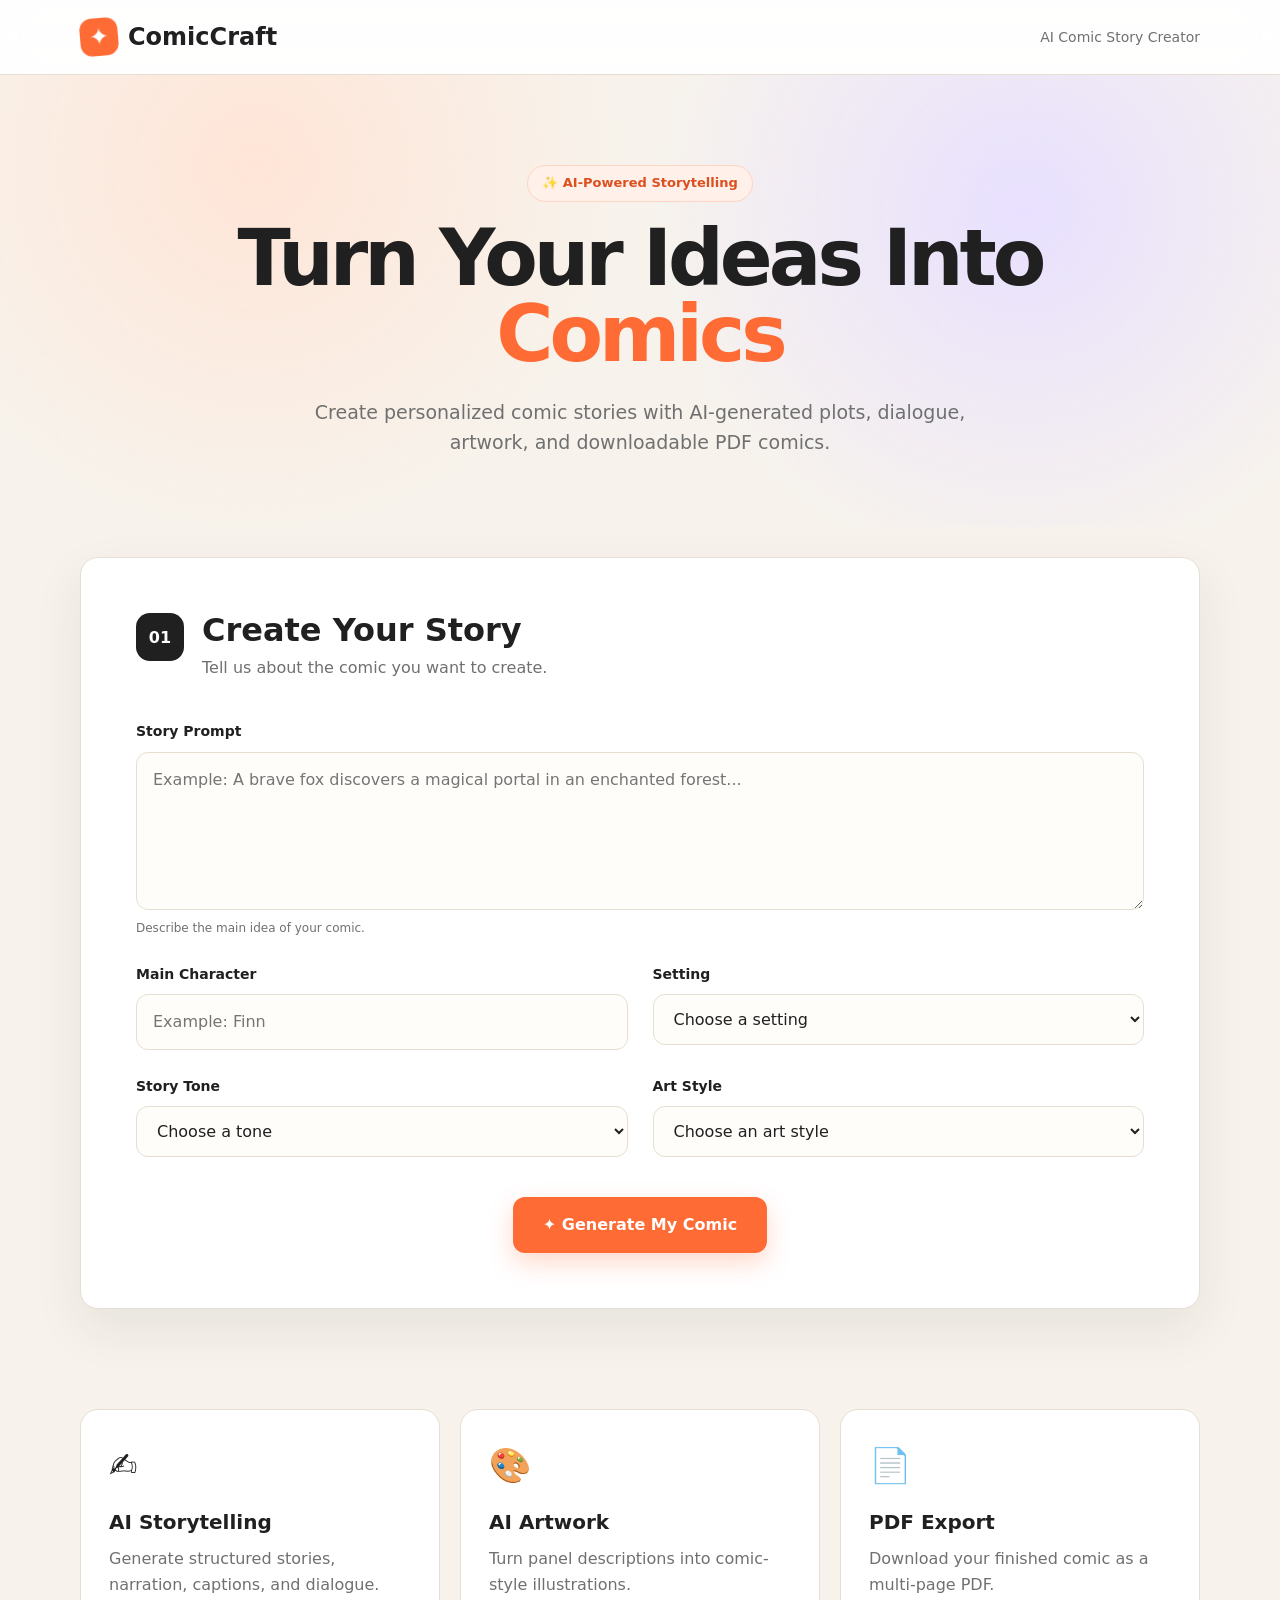
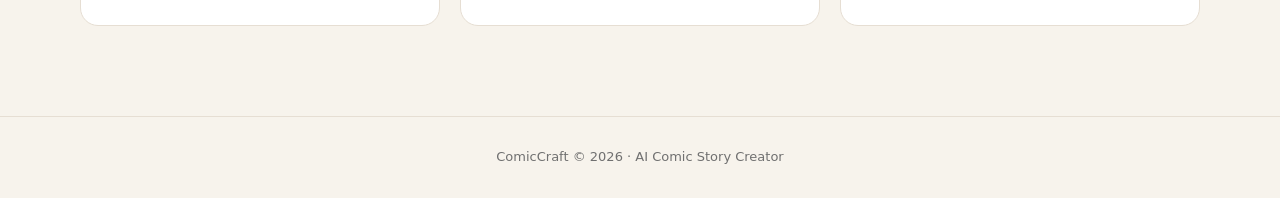
<file: templates/index.html>
<!DOCTYPE html>
<html lang="en">

<head>
    <meta charset="UTF-8">

    <meta
        name="viewport"
        content="width=device-width, initial-scale=1.0"
    >

    <title>ComicCraft - AI Comic Creator</title>

    <link
        rel="stylesheet"
        href="/static/css/style.css"
    >
</head>

<body>

<header class="site-header">

    <div class="container nav-container">

        <a
            href="/"
            class="logo"
        >
            <span class="logo-icon">✦</span>
            ComicCraft
        </a>

        <span class="tagline">
            AI Comic Story Creator
        </span>

    </div>

</header>


<main>

<section class="hero">

    <div class="hero-content">

        <div class="hero-badge">
            ✨ AI-Powered Storytelling
        </div>

        <h1>
            Turn Your Ideas Into
            <span>Comics</span>
        </h1>

        <p>
            Create personalized comic stories with
            AI-generated plots, dialogue, artwork,
            and downloadable PDF comics.
        </p>

    </div>

</section>


<section class="creator-section">

    <div class="container">

        <div class="creator-card">

            <div class="section-heading">

                <span class="section-number">
                    01
                </span>

                <div>
                    <h2>
                        Create Your Story
                    </h2>

                    <p>
                        Tell us about the comic
                        you want to create.
                    </p>
                </div>

            </div>


            <form
                action="/generate"
                method="post"
                class="comic-form"
            >

                <div class="form-group full-width">

                    <label for="story_prompt">
                        Story Prompt
                    </label>

                    <textarea
                        id="story_prompt"
                        name="story_prompt"
                        rows="5"
                        required
                        minlength="5"
                        maxlength="2000"
                        placeholder="Example: A brave fox discovers a magical portal in an enchanted forest..."
                    ></textarea>

                    <small>
                        Describe the main idea
                        of your comic.
                    </small>

                </div>


                <div class="form-group">

                    <label for="character_name">
                        Main Character
                    </label>

                    <input
                        type="text"
                        id="character_name"
                        name="character_name"
                        required
                        maxlength="100"
                        placeholder="Example: Finn"
                    >

                </div>


                <div class="form-group">

                    <label for="setting">
                        Setting
                    </label>

                    <select
                        id="setting"
                        name="setting"
                        required
                    >

                        <option value="">
                            Choose a setting
                        </option>

                        <option value="enchanted forest">
                            Enchanted Forest
                        </option>

                        <option value="modern city">
                            Modern City
                        </option>

                        <option value="outer space">
                            Outer Space
                        </option>

                        <option value="school">
                            School
                        </option>

                        <option value="ancient kingdom">
                            Ancient Kingdom
                        </option>

                        <option value="underwater city">
                            Underwater City
                        </option>

                    </select>

                </div>


                <div class="form-group">

                    <label for="tone">
                        Story Tone
                    </label>

                    <select
                        id="tone"
                        name="tone"
                        required
                    >

                        <option value="">
                            Choose a tone
                        </option>

                        <option value="light-hearted">
                            Light-hearted
                        </option>

                        <option value="dramatic">
                            Dramatic
                        </option>

                        <option value="poetic">
                            Poetic
                        </option>

                        <option value="funny">
                            Funny
                        </option>

                        <option value="adventurous">
                            Adventurous
                        </option>

                        <option value="mysterious">
                            Mysterious
                        </option>

                    </select>

                </div>


                <div class="form-group">

                    <label for="art_style">
                        Art Style
                    </label>

                    <select
                        id="art_style"
                        name="art_style"
                        required
                    >

                        <option value="">
                            Choose an art style
                        </option>

                        <option value="anime">
                            Anime
                        </option>

                        <option value="comic book">
                            Comic Book
                        </option>

                        <option value="pixel art">
                            Pixel Art
                        </option>

                        <option value="realistic">
                            Realistic
                        </option>

                        <option value="watercolor">
                            Watercolor
                        </option>

                        <option value="cartoon">
                            Cartoon
                        </option>

                    </select>

                </div>


                <div class="form-actions">

                    <button
                        type="submit"
                        class="generate-button"
                    >
                        <span>✦</span>
                        Generate My Comic
                    </button>

                </div>

            </form>

        </div>

    </div>

</section>


<section class="features">

    <div class="container">

        <div class="features-grid">

            <article class="feature-card">

                <div class="feature-icon">
                    ✍
                </div>

                <h3>
                    AI Storytelling
                </h3>

                <p>
                    Generate structured stories,
                    narration, captions, and dialogue.
                </p>

            </article>


            <article class="feature-card">

                <div class="feature-icon">
                    🎨
                </div>

                <h3>
                    AI Artwork
                </h3>

                <p>
                    Turn panel descriptions into
                    comic-style illustrations.
                </p>

            </article>


            <article class="feature-card">

                <div class="feature-icon">
                    📄
                </div>

                <h3>
                    PDF Export
                </h3>

                <p>
                    Download your finished comic
                    as a multi-page PDF.
                </p>

            </article>

        </div>

    </div>

</section>

</main>


<footer class="site-footer">

    <div class="container">

        <p>
            ComicCraft © 2026 ·
            AI Comic Story Creator
        </p>

    </div>

</footer>

</body>

</html>
</file>
<file: static/css/style.css>
* {
    box-sizing: border-box;
    margin: 0;
    padding: 0;
}

:root {
    --bg: #f7f3ec;
    --surface: #ffffff;
    --surface-soft: #fffaf2;

    --text: #202020;
    --muted: #707070;

    --primary: #ff6b35;
    --primary-dark: #dc4f1e;

    --secondary: #202020;

    --border: #e6ded3;

    --shadow:
        0 20px 50px rgba(32, 32, 32, 0.08);

    --radius: 18px;
}

html {
    scroll-behavior: smooth;
}

body {
    min-height: 100vh;

    font-family:
        Inter,
        ui-sans-serif,
        system-ui,
        -apple-system,
        BlinkMacSystemFont,
        "Segoe UI",
        sans-serif;

    color: var(--text);
    background: var(--bg);

    line-height: 1.6;
}

a {
    color: inherit;
    text-decoration: none;
}

button,
input,
textarea,
select {
    font: inherit;
}

.container {
    width: min(
        1120px,
        calc(100% - 40px)
    );

    margin: 0 auto;
}


/* Header */

.site-header {
    position: sticky;
    top: 0;
    z-index: 100;

    background:
        rgba(255, 255, 255, 0.92);

    backdrop-filter: blur(15px);

    border-bottom:
        1px solid var(--border);
}

.nav-container {
    min-height: 74px;

    display: flex;
    align-items: center;
    justify-content: space-between;

    gap: 20px;
}

.logo {
    display: inline-flex;
    align-items: center;
    gap: 10px;

    font-size: 24px;
    font-weight: 900;
}

.logo-icon {
    width: 38px;
    height: 38px;

    display: grid;
    place-items: center;

    color: white;

    background: var(--primary);

    border-radius: 12px;

    transform: rotate(-5deg);
}

.tagline {
    color: var(--muted);
    font-size: 14px;
}

.nav-button {
    padding: 10px 18px;

    border:
        1px solid var(--border);

    border-radius: 999px;

    background: white;

    font-weight: 700;

    transition:
        transform 0.2s,
        box-shadow 0.2s;
}

.nav-button:hover {
    transform: translateY(-2px);

    box-shadow:
        0 8px 20px rgba(0, 0, 0, 0.08);
}


/* Hero */

.hero {
    padding:
        90px 20px
        70px;

    background:
        radial-gradient(
            circle at 20% 20%,
            #ffe5d7,
            transparent 35%
        ),
        radial-gradient(
            circle at 80% 30%,
            #e8e0ff,
            transparent 35%
        ),
        var(--bg);
}

.hero-content {
    width: min(
        850px,
        100%
    );

    margin: auto;

    text-align: center;
}

.hero-badge {
    display: inline-flex;

    padding: 7px 14px;

    margin-bottom: 18px;

    border-radius: 999px;

    background: #fff0e9;

    color: var(--primary-dark);

    font-size: 13px;
    font-weight: 800;

    border:
        1px solid #ffd4c2;
}

.hero h1 {
    font-size:
        clamp(
            44px,
            7vw,
            78px
        );

    line-height: 0.98;

    letter-spacing: -4px;

    margin-bottom: 24px;
}

.hero h1 span {
    color: var(--primary);
}

.hero p {
    max-width: 720px;

    margin: auto;

    color: var(--muted);

    font-size: 19px;
}


/* Creator */

.creator-section {
    padding:
        30px 0
        80px;
}

.creator-card {
    background: var(--surface);

    border:
        1px solid var(--border);

    border-radius:
        var(--radius);

    box-shadow: var(--shadow);

    padding:
        clamp(25px, 5vw, 55px);
}

.section-heading {
    display: flex;
    gap: 18px;

    align-items: flex-start;

    margin-bottom: 40px;
}

.section-number {
    display: grid;
    place-items: center;

    width: 48px;
    height: 48px;

    flex-shrink: 0;

    background: var(--text);

    color: white;

    border-radius: 14px;

    font-weight: 900;
}

.section-heading h2 {
    font-size: 32px;
    line-height: 1.1;
}

.section-heading p {
    color: var(--muted);

    margin-top: 6px;
}


/* Form */

.comic-form {
    display: grid;

    grid-template-columns:
        repeat(2, minmax(0, 1fr));

    gap: 25px;
}

.form-group {
    display: flex;
    flex-direction: column;

    gap: 9px;
}

.full-width {
    grid-column: 1 / -1;
}

.form-group label {
    font-size: 14px;
    font-weight: 800;
}

.form-group small {
    color: var(--muted);
    font-size: 12px;
}

.form-group input,
.form-group textarea,
.form-group select {
    width: 100%;

    padding: 14px 16px;

    border:
        1px solid var(--border);

    border-radius: 12px;

    outline: none;

    background: #fffdf9;

    color: var(--text);

    transition:
        border-color 0.2s,
        box-shadow 0.2s;
}

.form-group textarea {
    resize: vertical;
    min-height: 140px;
}

.form-group input:focus,
.form-group textarea:focus,
.form-group select:focus {
    border-color: var(--primary);

    box-shadow:
        0 0 0 4px
        rgba(255, 107, 53, 0.12);
}

.form-actions {
    grid-column: 1 / -1;

    display: flex;
    justify-content: center;

    margin-top: 15px;
}

.generate-button {
    border: none;

    padding:
        15px 30px;

    border-radius: 12px;

    background: var(--primary);

    color: white;

    font-weight: 900;

    cursor: pointer;

    box-shadow:
        0 10px 25px
        rgba(255, 107, 53, 0.25);

    transition:
        transform 0.2s,
        background 0.2s;
}

.generate-button:hover {
    background: var(--primary-dark);

    transform: translateY(-2px);
}


/* Features */

.features {
    padding:
        20px 0
        90px;
}

.features-grid {
    display: grid;

    grid-template-columns:
        repeat(3, minmax(0, 1fr));

    gap: 20px;
}

.feature-card {
    padding: 28px;

    background: white;

    border:
        1px solid var(--border);

    border-radius: var(--radius);
}

.feature-icon {
    font-size: 34px;

    margin-bottom: 14px;
}

.feature-card h3 {
    font-size: 20px;

    margin-bottom: 8px;
}

.feature-card p {
    color: var(--muted);
}


/* Preview */

.preview-page {
    padding:
        70px 0
        100px;
}

.preview-header {
    text-align: center;

    margin-bottom: 50px;
}

.preview-header h1 {
    font-size:
        clamp(38px, 6vw, 60px);

    letter-spacing: -2px;

    line-height: 1;

    margin-bottom: 15px;
}

.preview-header p {
    color: var(--muted);

    font-size: 18px;
}

.comic-grid {
    display: grid;

    grid-template-columns:
        repeat(2, minmax(0, 1fr));

    gap: 30px;
}

.comic-panel {
    overflow: hidden;

    background: white;

    border:
        1px solid var(--border);

    border-radius: var(--radius);

    box-shadow:
        0 12px 35px
        rgba(0, 0, 0, 0.06);
}

.panel-number {
    display: inline-block;

    margin: 25px 25px 0;

    padding:
        5px 10px;

    border-radius: 999px;

    background: var(--text);

    color: white;

    font-size: 11px;

    font-weight: 900;
}

.comic-panel h2 {
    padding:
        12px 25px
        20px;

    font-size: 27px;
}

.panel-image-wrapper {
    width: 100%;

    background: #eee;
}

.panel-image {
    display: block;

    width: 100%;

    aspect-ratio: 3 / 2;

    object-fit: cover;
}

.panel-content {
    padding: 25px;
}

.scene-description {
    color: var(--muted);

    font-style: italic;

    margin-bottom: 20px;
}

.caption-box,
.narration-box,
.dialogue-box {
    margin-top: 15px;

    padding: 16px;

    border-radius: 12px;
}

.caption-box {
    background: #fff7df;
}

.narration-box {
    background: #f2f0ff;
}

.dialogue-box {
    background: #eaf9ee;
}

.caption-box strong,
.narration-box strong,
.dialogue-box strong {
    display: block;

    margin-bottom: 5px;

    font-size: 12px;

    text-transform: uppercase;

    letter-spacing: 0.8px;
}

.prompt-reference {
    margin-top: 20px;

    padding-top: 15px;

    border-top:
        1px solid var(--border);

    color: var(--muted);

    font-size: 13px;
}

.prompt-reference summary {
    cursor: pointer;

    font-weight: 800;

    color: var(--text);
}

.prompt-reference p {
    margin-top: 10px;
}


/* Download */

.download-card {
    margin-top: 45px;

    padding: 30px;

    display: flex;

    align-items: center;

    justify-content: space-between;

    gap: 25px;

    background: var(--text);

    color: white;

    border-radius: var(--radius);
}

.download-card > div {
    display: flex;
    align-items: center;
    gap: 15px;
}

.download-icon {
    font-size: 35px;
}

.download-card p {
    color: #c9c9c9;
}

.download-button,
.secondary-button {
    display: inline-flex;

    justify-content: center;
    align-items: center;

    padding:
        13px 22px;

    border-radius: 10px;

    font-weight: 900;
}

.download-button {
    background: var(--primary);

    color: white;
}

.download-button:hover {
    background: var(--primary-dark);
}

.secondary-button {
    background: #f3f3f3;

    color: var(--text);

    margin-top: 12px;
}


/* Test */

.test-image-card {
    max-width: 800px;

    margin:
        0 auto
        40px;

    padding: 25px;

    background: white;

    border:
        1px solid var(--border);

    border-radius: var(--radius);
}

.test-image-card h2 {
    margin-bottom: 20px;
}

.test-image-card img {
    display: block;

    width: 100%;

    border-radius: 12px;
}


/* Success */

.success-page {
    min-height: 100vh;

    display: grid;
    place-items: center;

    padding: 30px;
}

.success-card {
    width: min(
        600px,
        100%
    );

    padding: 60px 40px;

    text-align: center;

    background: white;

    border:
        1px solid var(--border);

    border-radius: var(--radius);

    box-shadow: var(--shadow);
}

.success-icon {
    width: 75px;
    height: 75px;

    display: grid;
    place-items: center;

    margin: 0 auto 25px;

    border-radius: 50%;

    background: #dff7e5;

    color: #1c8b43;

    font-size: 40px;
    font-weight: 900;
}

.success-card h1 {
    font-size: 42px;

    margin-bottom: 10px;
}

.success-card p {
    color: var(--muted);

    margin-bottom: 25px;
}


/* Footer */

.site-footer {
    padding: 30px 0;

    border-top:
        1px solid var(--border);

    color: var(--muted);

    text-align: center;

    font-size: 13px;
}


/* Responsive */

@media (max-width: 800px) {

    .tagline {
        display: none;
    }

    .comic-form {
        grid-template-columns: 1fr;
    }

    .full-width {
        grid-column: auto;
    }

    .form-actions {
        grid-column: auto;
    }

    .features-grid {
        grid-template-columns: 1fr;
    }

    .comic-grid {
        grid-template-columns: 1fr;
    }

    .download-card {
        flex-direction: column;
        align-items: stretch;
    }

    .download-button {
        width: 100%;
    }

    .hero h1 {
        letter-spacing: -2px;
    }
}

@media (max-width: 500px) {

    .container {
        width: min(
            100% - 24px,
            1120px
        );
    }

    .hero {
        padding:
            60px 12px
            45px;
    }

    .hero p {
        font-size: 16px;
    }

    .creator-card {
        padding: 20px;
    }

    .section-heading h2 {
        font-size: 25px;
    }

    .preview-page {
        padding-top: 45px;
    }

    .panel-content {
        padding: 18px;
    }

    .comic-panel h2 {
        padding:
            10px 18px
            18px;

        font-size: 23px;
    }

    .panel-number {
        margin-left: 18px;
    }
}
</file>
